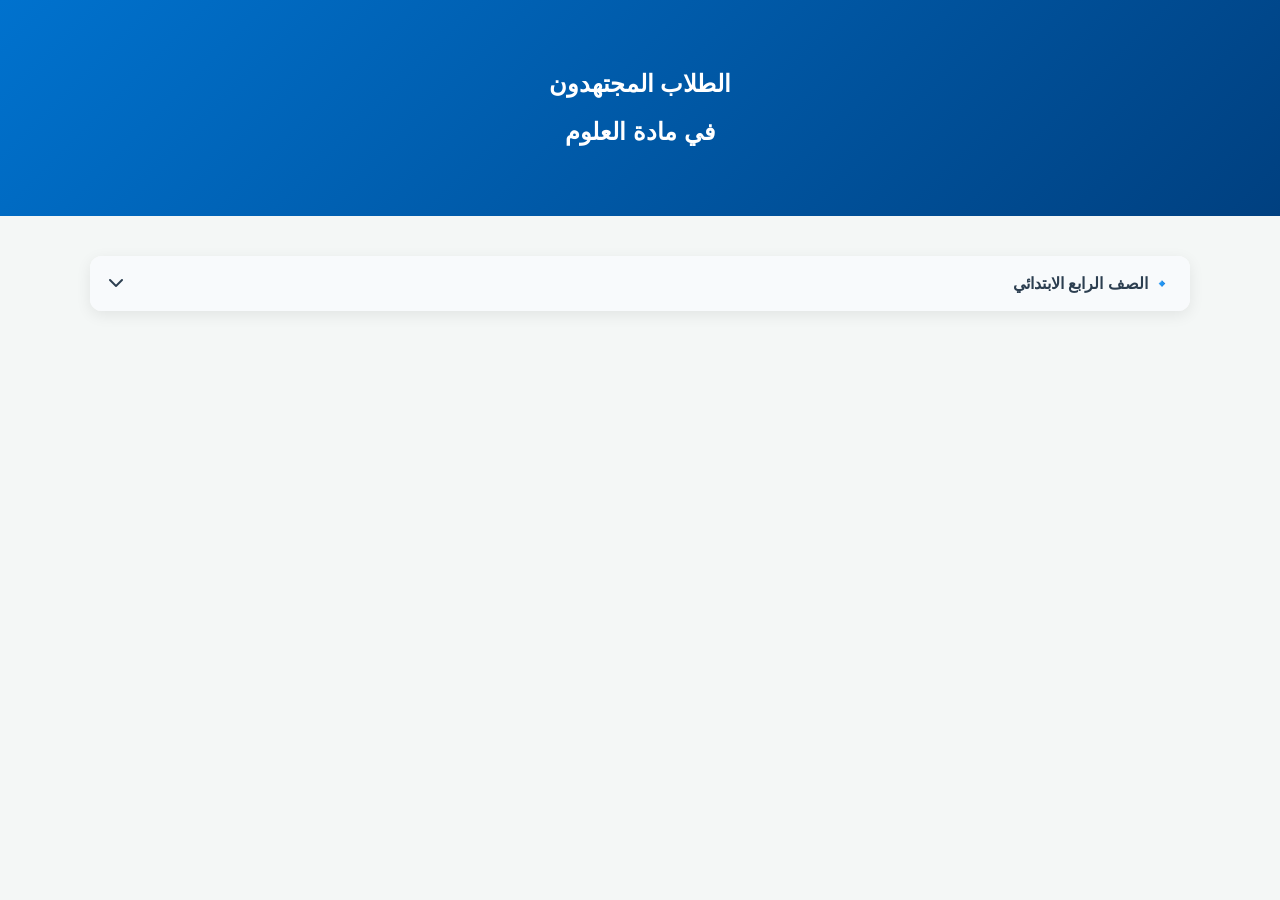
<file: index.html>
<!DOCTYPE html>
<html lang="ar" dir="rtl">
<head>
    <meta charset="UTF-8">
    <title>الطلاب المجتهدون - في مادة العلوم</title>
    <link rel="stylesheet" href="https://cdnjs.cloudflare.com/ajax/libs/font-awesome/6.4.0/css/all.min.css">
    <style>
        :root { --primary: #0072ce; --accent: #ff9800; --bg-light: #f4f7f6; --card-bg: #ffffff; --shadow: 0 4px 15px rgba(0,0,0,0.08); }
        body { font-family: 'Segoe UI', sans-serif; background-color: var(--bg-light); margin: 0; color: #2c3e50; }
        .hero { text-align: center; padding: 50px 20px; background: linear-gradient(135deg, #0072ce, #004080); color: white; border-bottom-radius: 30px; }
        .curriculum-section { max-width: 1100px; margin: 40px auto; padding: 0 20px; }
        .grades-horizontal-grid { display: grid; grid-template-columns: repeat(auto-fit, minmax(320px, 1fr)); gap: 20px; }
        .grade-card { background: white; border-radius: 12px; box-shadow: var(--shadow); overflow: hidden; }
        .grade-header { padding: 18px; background: #f8fafc; font-weight: bold; cursor: pointer; display: flex; justify-content: space-between; }
        .grade-content { display: none; padding: 15px; }
        .term-title { font-weight: bold; color: var(--primary); margin: 10px 0; border-right: 3px solid var(--accent); padding-right: 8px; }
        .lesson-item { background: #f8fafc; padding: 10px; margin-bottom: 8px; border-radius: 6px; }
        .resource-buttons { display: flex; gap: 5px; margin-top: 8px; }
        .res-btn { padding: 5px 8px; border-radius: 4px; color: white; font-size: 0.75rem; text-decoration: none; font-weight: bold; }
        .btn-summary { background-color: #28a745; }
        .btn-exam { background-color: #0072ce; }
        .btn-bank { background-color: #6f42c1; }
        .btn-video { background-color: #dc3545; }
        .active-display { display: block !important; }
    </style>
</head>
<body>

    <section class="hero">
        <h1>الطلاب المجتهدون</h1>
        <h2>في مادة العلوم</h2>
    </section>

    <section class="curriculum-section">
        <!-- مثال للصف الرابع (يمكنك تكراره لباقي الصفوف بنفس الطريقة) -->
        <div class="grades-horizontal-grid">
            <div class="grade-card">
                <div class="grade-header" onclick="toggleElement('grade4')">
                    <span>🔹 الصف الرابع الابتدائي</span>
                    <i class="fas fa-chevron-down"></i>
                </div>
                <div id="grade4" class="grade-content">
                    <div class="term-title">الفصل الدراسي الأول</div>
                    <div class="lesson-item">
                        <div style="font-weight:bold;">الدرس الأول: التكيف والبقاء</div>
                        <div class="resource-buttons">
                            <a href="https://docs.google.com/document/d/1LwtpGvVMiC126fEwU7mgryJQBpTCp7JAvKhr77OTjko/edit?usp=sharing" class="res-btn btn-summary">الملخص</a>
                            <a href="#" class="res-btn btn-exam">الاختبار</a>
                            <a href="#" class="res-btn btn-bank">الأسئلة</a>
                            <a href="#" class="res-btn btn-video">الشرح</a>
                        </div>
                    </div>
                </div>
            </div>
            <!-- كرر كود الصف الرابع هنا لبقية الصفوف مع تغيير الـ id -->
        </div>
    </section>

    <script>
        function toggleElement(id) { document.getElementById(id).classList.toggle('active-display'); }
    </script>
</body>
</html>
</file>
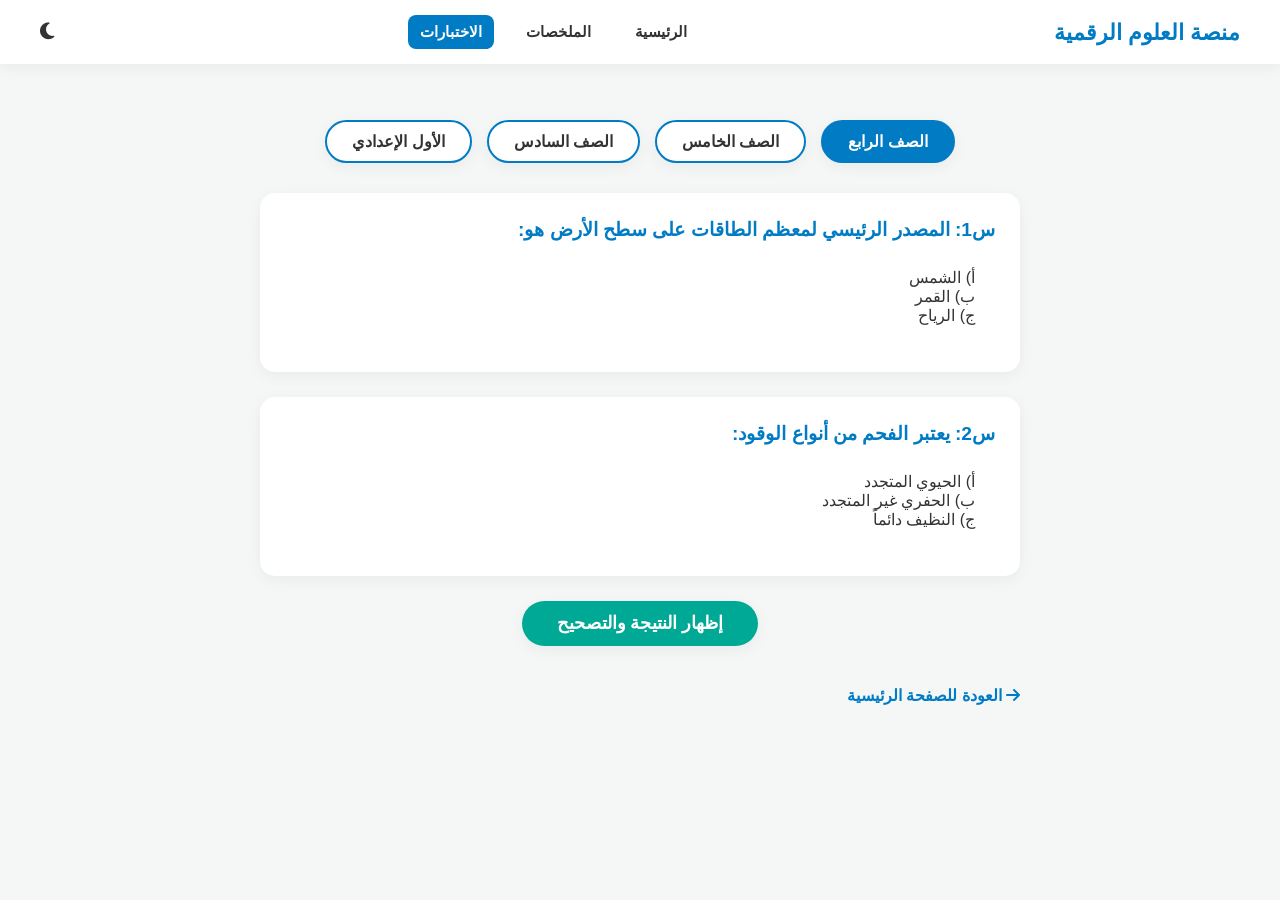
<file: exams.html>
<!DOCTYPE html>
<html lang="ar" dir="rtl">
<head>
    <meta charset="UTF-8">
    <meta name="viewport" content="width=device-width, initial-scale=1.0">
    <title>الاختبارات الإلكترونية - منصة العلوم</title>
    <link rel="stylesheet" href="https://cdnjs.cloudflare.com/ajax/libs/font-awesome/6.4.0/css/all.min.css">
    <link rel="stylesheet" href="style.css">
    <style>
        .tabs-container {
            display: flex;
            justify-content: center;
            gap: 15px;
            margin: 120px auto 30px auto;
            max-width: 800px;
            padding: 0 20px;
            flex-wrap: wrap;
        }
        .tab-btn {
            background-color: var(--card-bg);
            color: var(--text-color);
            border: 2px solid var(--primary-color);
            padding: 10px 25px;
            border-radius: 50px;
            cursor: pointer;
            font-weight: bold;
            font-size: 1rem;
            transition: 0.3s;
            box-shadow: var(--shadow);
        }
        .tab-btn.active, .tab-btn:hover {
            background-color: var(--primary-color);
            color: white;
        }
        .quiz-container {
            max-width: 800px;
            margin: 0 auto 50px auto;
            padding: 0 20px;
        }
        .grade-exam {
            display: none;
        }
        .grade-exam.active {
            display: block;
        }
        .question-card {
            background-color: var(--card-bg);
            border-radius: 15px;
            padding: 25px;
            margin-bottom: 25px;
            box-shadow: var(--shadow);
        }
        .question-card h3 {
            color: var(--primary-color);
            margin-bottom: 15px;
            font-size: 1.2rem;
        }
        .options-list {
           <a href="exams.html" style="text-decoration: none; color: inherit; display: block;">
            <div class="section-card">
                <div class="card-icon"><i class="fas fa-file-signature"></i></div>
                <h3>📝 الاختبارات الإلكترونية</h3>
                <p>تَحَدَّ نفسك واعرف درجتك فوراً مع التصحيح التلقائي.</p>
            </div>
        </a>
            border: 2px solid transparent;
            padding: 12px 20px;
            border-radius: 10px;
            margin-bottom: 10px;
            cursor: pointer;
            transition: 0.2s;
            font-size: 1rem;
        }
        .option-item:hover {
            border-color: var(--primary-color);
        }
        .option-item.selected {
            border-color: var(--primary-color);
            background: rgba(0, 114, 206, 0.1);
        }
        .submit-btn {
            background-color: var(--accent-color);
            color: white;
            border: none;
            padding: 12px 35px;
            border-radius: 50px;
            font-size: 1.1rem;
            font-weight: bold;
            cursor: pointer;
            display: block;
            margin: 20px auto;
            box-shadow: var(--shadow);
            transition: 0.3s;
        }
        .submit-btn:hover {
            transform: translateY(-2px);
        }
        .result-box {
            display: none;
            background: var(--card-bg);
            padding: 20px;
            border-radius: 15px;
            text-align: center;
            font-size: 1.3rem;
            font-weight: bold;
            margin-top: 20px;
            box-shadow: var(--shadow);
            color: var(--primary-color);
        }
        .correct {
            background-color: #d4edda !important;
            border-color: #28a745 !important;
            color: #155724 !important;
        }
        .wrong {
            background-color: #f8d7da !important;
            border-color: #dc3545 !important;
            color: #721c24 !important;
        }
        .back-btn {
            display: inline-block;
            margin-top: 20px;
            color: var(--primary-color);
            text-decoration: none;
            font-weight: bold;
        }
        body.dark-theme .option-item {
            background: rgba(255, 255, 255, 0.05);
        }
        body.dark-theme .correct {
            background-color: #1e4620 !important;
            color: #a3e6a1 !important;
        }
        body.dark-theme .wrong {
            background-color: #58181c !important;
            color: #f8a5ac !important;
        }
    </style>
</head>
<body>

    <!-- الشريط العلوي -->
    <nav class="top-nav">
        <div class="nav-container">
            <div class="platform-name">منصة العلوم الرقمية</div>
            <div class="nav-links">
                <a href="index.html">الرئيسية</a>
                <a href="summaries.html">الملخصات</a>
                <a href="exams.html" class="active">الاختبارات</a>
            </div>
            <button id="theme-toggle" class="theme-btn"><i class="fas fa-moon"></i></button>
        </div>
    </nav>

    <!-- أزرار اختيار الصف الدراسي -->
    <div class="tabs-container">
        <button class="tab-btn active" onclick="switchGradeExam('exam4')">الصف الرابع</button>
        <button class="tab-btn" onclick="switchGradeExam('exam5')">الصف الخامس</button>
        <button class="tab-btn" onclick="switchGradeExam('exam6')">الصف السادس</button>
        <button class="tab-btn" onclick="switchGradeExam('exam1prep')">الأول الإعدادي</button>
    </div>

    <!-- حاوية الأسئلة -->
    <main class="quiz-container">

        <!-- اختبار الصف الرابع -->
        <div id="exam4" class="grade-exam active">
            <div class="question-card" data-correct="1">
                <h3>س1: المصدر الرئيسي لمعظم الطاقات على سطح الأرض هو:</h3>
                <div class="options-list">
                    <div class="option-item" onclick="selectOption(this, 1)">أ) الشمس</div>
                    <div class="option-item" onclick="selectOption(this, 2)">ب) القمر</div>
                    <div class="option-item" onclick="selectOption(this, 3)">ج) الرياح</div>
                </div>
            </div>
            <div class="question-card" data-correct="2">
                <h3>س2: يعتبر الفحم من أنواع الوقود:</h3>
                <div class="options-list">
                    <div class="option-item" onclick="selectOption(this, 1)">أ) الحيوي المتجدد</div>
                    <div class="option-item" onclick="selectOption(this, 2)">ب) الحفري غير المتجدد</div>
                    <div class="option-item" onclick="selectOption(this, 3)">ج) النظيف دائماً</div>
                </div>
            </div>
            <button class="submit-btn" onclick="checkQuiz('exam4')">إظهار النتيجة والتصحيح</button>
            <div class="result-box"></div>
        </div>

        <!-- اختبار الصف الخامس -->
        <div id="exam5" class="grade-exam">
            <div class="question-card" data-correct="3">
                <h3>س1: يقوم النبات بصنع غذائه في الأوراق من خلال عملية:</h3>
                <div class="options-list">
                    <div class="option-item" onclick="selectOption(this, 1)">أ) التنفس</div>
                    <div class="option-item" onclick="selectOption(this, 2)">ب) الهضم</div>
                    <div class="option-item" onclick="selectOption(this, 3)">ج) البناء الضوئي</div>
                </div>
            </div>
            <button class="submit-btn" onclick="checkQuiz('exam5')">إظهار النتيجة والتصحيح</button>
            <div class="result-box"></div>
        </div>

        <!-- اختبار الصف السادس -->
        <div id="exam6" class="grade-exam">
            <div class="question-card" data-correct="2">
                <h3>س1: الجزء الذي يتواجد في الخلية النباتية ولا يتواجد في الخلية الحيوانية هو:</h3>
                <div class="options-list">
                    <div class="option-item" onclick="selectOption(this, 1)">أ) النواة</div>
                    <div class="option-item" onclick="selectOption(this, 2)">ب) الجدار الخلوي</div>
                    <div class="option-item" onclick="selectOption(this, 3)">ج) الغشاء الخلوي</div>
                </div>
            </div>
            <button class="submit-btn" onclick="checkQuiz('exam6')">إظهار النتيجة والتصحيح</button>
            <div class="result-box"></div>
        </div>

        <!-- اختبار الأول الإعدادي -->
        <div id="exam1prep" class="grade-exam">
            <div class="question-card" data-correct="1">
                <h3>س1: كل ما له كتلة وحجم ويشغل حيزاً من الفراغ يُعرف بـ:</h3>
                <div class="options-list">
                    <div class="option-item" onclick="selectOption(this, 1)">أ) المادة</div>
                    <div class="option-item" onclick="selectOption(this, 2)">ب) الطاقة</div>
                    <div class="option-item" onclick="selectOption(this, 3)">ج) الكثافة</div>
                </div>
            </div>
            <button class="submit-btn" onclick="checkQuiz('exam1prep')">إظهار النتيجة والتصحيح</button>
            <div class="result-box"></div>
        </div>

        <a href="index.html" class="back-btn"><i class="fas fa-arrow-right"></i> العودة للصفحة الرئيسية</a>
    </main>

    <script src="script.js"></script>
    <script>
        function switchGradeExam(examId) {
            document.querySelectorAll('.grade-exam').forEach(el => el.classList.remove('active'));
            document.querySelectorAll('.tab-btn').forEach(btn => btn.classList.remove('active'));
            document.getElementById(examId).classList.add('active');
            event.currentTarget.classList.add('active');
        }

        function selectOption(element, index) {
            const parent = element.parentElement;
            parent.querySelectorAll('.option-item').forEach(opt => opt.classList.remove('selected'));
            element.classList.add('selected');
            element.dataset.value = index;
        }

        function checkQuiz(examId) {
            const examContainer = document.getElementById(examId);
            const questions = examContainer.querySelectorAll('.question-card');
            let score = 0;

            questions.forEach(q => {
                const correctVal = parseInt(q.dataset.correct);
                const selectedOpt = q.querySelector('.option-item.selected');
                const options = q.querySelectorAll('.option-item');

                options.forEach((opt, idx) => {
                    opt.classList.remove('correct', 'wrong');
                    if (idx + 1 === correctVal) {
                        opt.classList.add('correct');
                    }
                });

                if (selectedOpt) {
                    const userVal = parseInt(selectedOpt.dataset.value);
                    if (userVal === correctVal) {
                        score++;
                    } else {
                        selectedOpt.classList.add('wrong');
                    }
                }
            });

            const resultBox = examContainer.querySelector('.result-box');
            resultBox.style.display = 'block';
            resultBox.innerHTML = `درجتك هي: ${score} من ${questions.length} 🎯`;
        }
    </script>
</body>
</html>
</file>
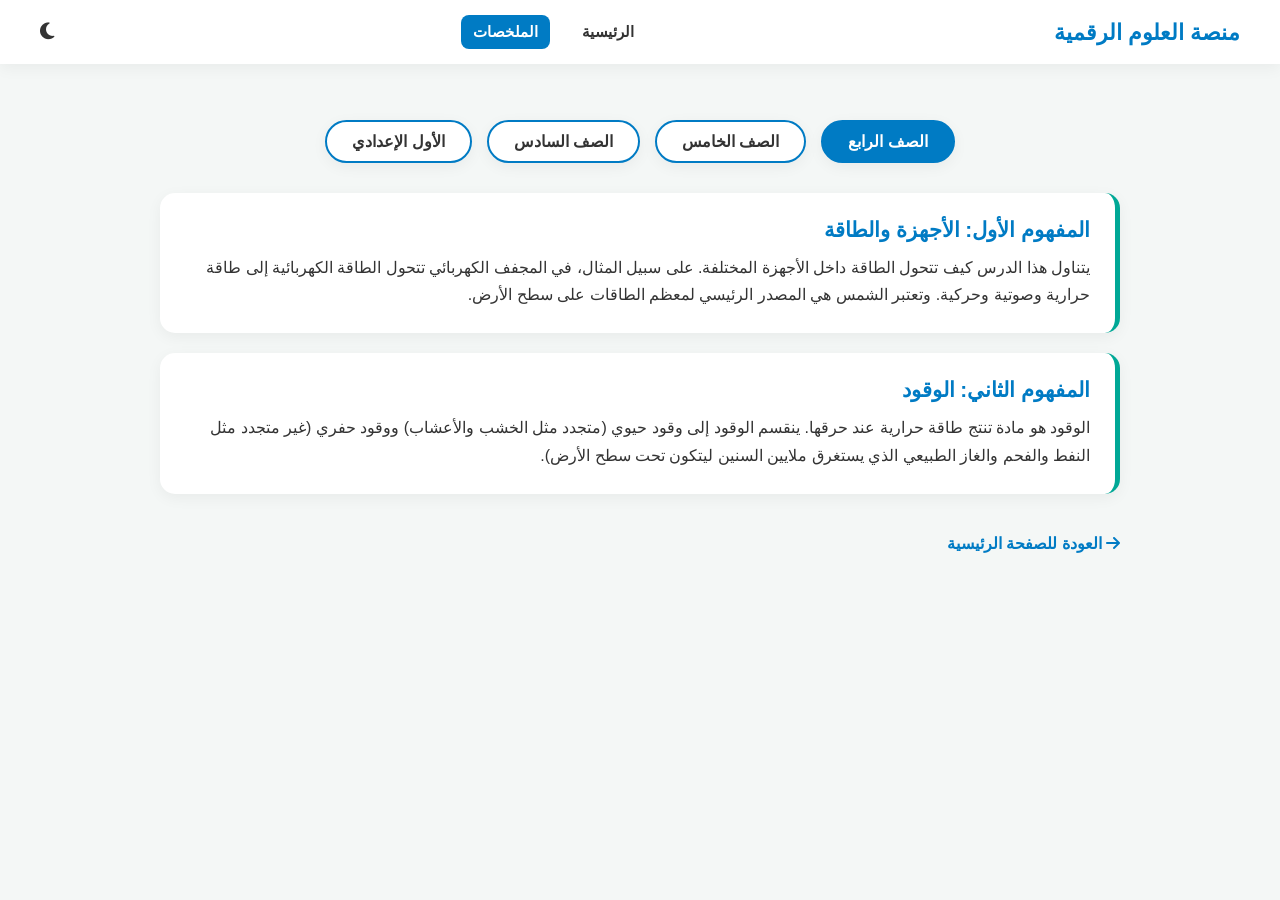
<file: summaries.html>
<!DOCTYPE html>
<html lang="ar" dir="rtl">
<head>
    <meta charset="UTF-8">
    <meta name="viewport" content="width=device-width, initial-scale=1.0">
    <title>الملخصات التعليمية - منصة العلوم</title>
    <link rel="stylesheet" href="https://cdnjs.cloudflare.com/ajax/libs/font-awesome/6.4.0/css/all.min.css">
    <link rel="stylesheet" href="style.css">
    <style>
        /* تنسيقات إضافية خاصة بصفحة الملخصات */
        .tabs-container {
            display: flex;
            justify-content: center;
            gap: 15px;
            margin: 120px auto 30px auto;
            max-width: 800px;
            padding: 0 20px;
            flex-wrap: wrap;
        }
        .tab-btn {
            background-color: var(--card-bg);
            color: var(--text-color);
            border: 2px solid var(--primary-color);
            padding: 10px 25px;
            border-radius: 50px;
            cursor: pointer;
            font-weight: bold;
            font-size: 1rem;
            transition: 0.3s;
            box-shadow: var(--shadow);
        }
        .tab-btn.active, .tab-btn:hover {
            background-color: var(--primary-color);
            color: white;
        }
        .lessons-container {
            max-width: 1000px;
            margin: 0 auto;
            padding: 0 20px;
        }
        .grade-content {
            display: none;
        }
        .grade-content.active {
            display: block;
        }
        .lesson-card {
            background-color: var(--card-bg);
            border-radius: 15px;
            padding: 25px;
            margin-bottom: 20px;
            box-shadow: var(--shadow);
            border-right: 5px solid var(--accent-color);
        }
        .lesson-card h3 {
            color: var(--primary-color);
            margin-bottom: 12px;
            font-size: 1.3rem;
        }
        .lesson-card p {
            line-height: 1.7;
            font-size: 1rem;
        }
        .back-btn {
            display: inline-block;
            margin-top: 20px;
            color: var(--primary-color);
            text-decoration: none;
            font-weight: bold;
        }
        body.dark-theme .tab-btn {
            border-color: var(--accent-color);
        }
        body.dark-theme .tab-btn.active {
            background-color: var(--accent-color);
        }
    </style>
</head>
<body>

    <!-- الشريط العلوي -->
    <nav class="top-nav">
        <div class="nav-container">
            <div class="platform-name">منصة العلوم الرقمية</div>
            <div class="nav-links">
                <a href="index.html">الرئيسية</a>
                <a href="summaries.html" class="active">الملخصات</a>
            </div>
            <button id="theme-toggle" class="theme-btn"><i class="fas fa-moon"></i></button>
        </div>
    </nav>

    <!-- أزرار التبديل بين الصفوف الدراسيّة -->
    <div class="tabs-container">
        <button class="tab-btn active" onclick="switchGrade('grade4')">الصف الرابع</button>
        <button class="tab-btn" onclick="switchGrade('grade5')">الصف الخامس</button>
        <button class="tab-btn" onclick="switchGrade('grade6')">الصف السادس</button>
        <button class="tab-btn" onclick="switchGrade('prep1')">الأول الإعدادي</button>
    </div>

    <!-- محتوى الدروس والملخصات -->
    <main class="lessons-container">
        
        <!-- الصف الرابع الابتدائي -->
        <div id="grade4" class="grade-content active">
            <div class="lesson-card">
                <h3>المفهوم الأول: الأجهزة والطاقة</h3>
                <p>يتناول هذا الدرس كيف تتحول الطاقة داخل الأجهزة المختلفة. على سبيل المثال، في المجفف الكهربائي تتحول الطاقة الكهربائية إلى طاقة حرارية وصوتية وحركية. وتعتبر الشمس هي المصدر الرئيسي لمعظم الطاقات على سطح الأرض.</p>
            </div>
            <div class="lesson-card">
                <h3>المفهوم الثاني: الوقود</h3>
                <p>الوقود هو مادة تنتج طاقة حرارية عند حرقها. ينقسم الوقود إلى وقود حيوي (متجدد مثل الخشب والأعشاب) ووقود حفري (غير متجدد مثل النفط والفحم والغاز الطبيعي الذي يستغرق ملايين السنين ليتكون تحت سطح الأرض).</p>
            </div>
        </div>

        <!-- الصف الخامس الابتدائي -->
        <div id="grade5" class="grade-content">
            <div class="lesson-card">
                <h3>المفهوم الأول: احتياجات النبات</h3>
                <p>النبات كائن حي يحتاج إلى الماء والهواء (ثاني أكسيد الكربون) وضوء الشمس للقيام بعملية البناء الضوئي وصنع غذائه (الجلوكوز) داخل الأوراق، وينتج عن هذه العملية غاز الأكسجين الضروري لتنفس الكائنات الحية.</p>
            </div>
        </div>

        <!-- الصف السادس الابتدائي -->
        <div id="grade6" class="grade-content">
            <div class="lesson-card">
                <h3>المفهوم الأول: الخلية كنظام</h3>
                <p>الخلية هي وحدة بناء الكائن الحي. تنقسم الخلايا إلى خلايا نباتية (تحتوي على جدار خلوي وبلاستيدات خضراء للقيام بالبناء الضوئي) وخلايا حيوانية (لا تحتوي على جدار خلوي أو بلاستيدات). النواة هي مركز التحكم في أنشطة الخلية.</p>
            </div>
        </div>

        <!-- الصف الأول الإعدادي -->
        <div id="prep1" class="grade-content">
            <div class="lesson-card">
                <h3>المادة وتركيبها</h3>
                <p>المادة هي كل ما له كتلة وحجم ويشغل حيزاً من الفراغ. تتركب المادة من جزيئات، والجزيئات تتركب من وحدات أصغر تسمى الذرات. تتميز جزيئات المادة بأنها في حالة حركة مستمرة ويوجد بينها مسافات بينية وقوى تماسك جزيئية.</p>
            </div>
        </div>

        <a href="index.html" class="back-btn"><i class="fas fa-arrow-right"></i> العودة للصفحة الرئيسية</a>
    </main>

    <script src="script.js"></script>
    <script>
        // دالة التنقل الذكي بين الصفوف
        function switchGrade(gradeId) {
            // إخفاء كل المحتويات
            document.querySelectorAll('.grade-content').forEach(content => {
                content.classList.remove('active');
            });
            // إزالة التفعيل من كل الأزرار
            document.querySelectorAll('.tab-btn').forEach(btn => {
                btn.classList.remove('active');
            });
            
            // تفعيل الصف المختار والزر الخاص به
            document.getElementById(gradeId).classList.add('active');
            event.currentTarget.classList.add('active');
        }
    </script>
</body>
</html>
</file>
<file: style.css>
/* إعادة ضبط عامة للموقع */
* {
    margin: 0;
    padding: 0;
    box-sizing: border-box;
    font-family: 'Segoe UI', Tahoma, Geneva, Verdana, sans-serif;
}

:root {
    --bg-color: #f4f7f6;
    --text-color: #333333;
    --card-bg: #ffffff;
    --primary-color: #007bc4;
    --accent-color: #00a896;
    --nav-bg: #ffffff;
    --shadow: 0 4px 15px rgba(0,0,0,0.05);
}

body {
    background-color: var(--bg-color);
    color: var(--text-color);
    transition: all 0.3s ease;
}

/* الشريط العلوي الثابت */
.top-nav {
    position: fixed;
    top: 0;
    left: 0;
    width: 100%;
    background-color: var(--nav-bg);
    box-shadow: var(--shadow);
    z-index: 1000;
    padding: 15px 20px;
}

.nav-container {
    max-width: 1200px;
    margin: 0 auto;
    display: flex;
    justify-content: space-between;
    align-items: center;
}

.platform-name {
    font-size: 1.4rem;
    font-weight: bold;
    color: var(--primary-color);
}

.nav-links {
    display: flex;
    gap: 20px;
}

.nav-links a {
    text-decoration: none;
    color: var(--text-color);
    font-weight: 600;
    font-size: 0.95rem;
    padding: 8px 12px;
    border-radius: 8px;
    transition: 0.2s;
}

.nav-links a:hover, .nav-links a.active {
    background-color: var(--primary-color);
    color: white;
}

.theme-btn {
    background: none;
    border: none;
    font-size: 1.2rem;
    cursor: pointer;
    color: var(--text-color);
}

/* واجهة الترحيب والبحث */
.hero-section {
    background: linear-gradient(135deg, #007bc4 0%, #00a896 100%);
    color: white;
    text-align: center;
    padding: 140px 20px 80px 20px;
    border-radius: 0 0 30px 30px;
}

.hero-content h1 {
    font-size: 2.2rem;
    margin-bottom: 10px;
}

.hero-content p {
    font-size: 1.1rem;
    opacity: 0.9;
    margin-bottom: 30px;
}

/* مربع البحث الذكي */
.search-box {
    display: flex;
    max-width: 600px;
    margin: 0 auto;
    background: white;
    padding: 6px;
    border-radius: 50px;
    box-shadow: 0 8px 20px rgba(0,0,0,0.15);
}

.search-box input {
    flex: 1;
    border: none;
    outline: none;
    padding: 12px 20px;
    font-size: 1rem;
    border-radius: 50px;
}

.search-box button {
    background-color: var(--accent-color);
    border: none;
    color: white;
    width: 45px;
    height: 45px;
    border-radius: 50px;
    cursor: pointer;
    transition: 0.2s;
}

.search-box button:hover {
    background-color: var(--primary-color);
}

/* شبكة البطاقات التفاعلية */
.main-content {
    max-width: 1200px;
    margin: 40px auto;
    padding: 0 20px;
}

.section-title {
    text-align: center;
    margin-bottom: 30px;
    font-size: 1.8rem;
    position: relative;
}

.grid-cards {
    display: grid;
    grid-template-columns: repeat(auto-fit, minmax(280px, 1fr));
    gap: 25px;
}

.section-card {
    background-color: var(--card-bg);
    padding: 30px 20px;
    border-radius: 20px;
    text-align: center;
    box-shadow: var(--shadow);
    transition: transform 0.3s ease, box-shadow 0.3s ease;
    cursor: pointer;
    border: 1px solid rgba(0,0,0,0.02);
}

.section-card:hover {
    transform: translateY(-5px);
    box-shadow: 0 10px 25px rgba(0,0,0,0.08);
}

.card-icon {
    font-size: 2.5rem;
    color: var(--primary-color);
    margin-bottom: 15px;
}

.section-card h3 {
    font-size: 1.25rem;
    margin-bottom: 10px;
    color: var(--text-color);
}

.section-card p {
    font-size: 0.9rem;
    color: #666;
    line-height: 1.6;
}

/* تذييل الصفحة */
.main-footer {
    text-align: center;
    padding: 25px;
    background-color: var(--nav-bg);
    box-shadow: 0 -4px 15px rgba(0,0,0,0.02);
    margin-top: 60px;
    font-weight: 500;
}

/* التجاوب مع الهواتف الذكية */
@media (max-width: 768px) {
    .nav-links {
        display: none;
    }
    .hero-content h1 {
        font-size: 1.7rem;
    }
    .grid-cards {
        grid-template-columns: 1fr;
    }
}
/* ألوان الوضع الليلي الذكي */
body.dark-theme {
    --bg-color: #121212;
    --text-color: #e0e0e0;
    --card-bg: #1e1e1e;
    --nav-bg: #1e1e1e;
    --shadow: 0 4px 15px rgba(0,0,0,0.3);
}
body.dark-theme .search-box {
    background: #2a2a2a;
}
body.dark-theme .search-box input {
    background: #2a2a2a;
    color: white;
}
body.dark-theme .nav-links a {
    color: #e0e0e0;
}
body.dark-theme .section-card p {
    color: #bbb;
}
body.dark-theme .section-card h3 {
    color: #fff;
}
body.dark-theme .section-title {
    color: #fff;
}
</file>
